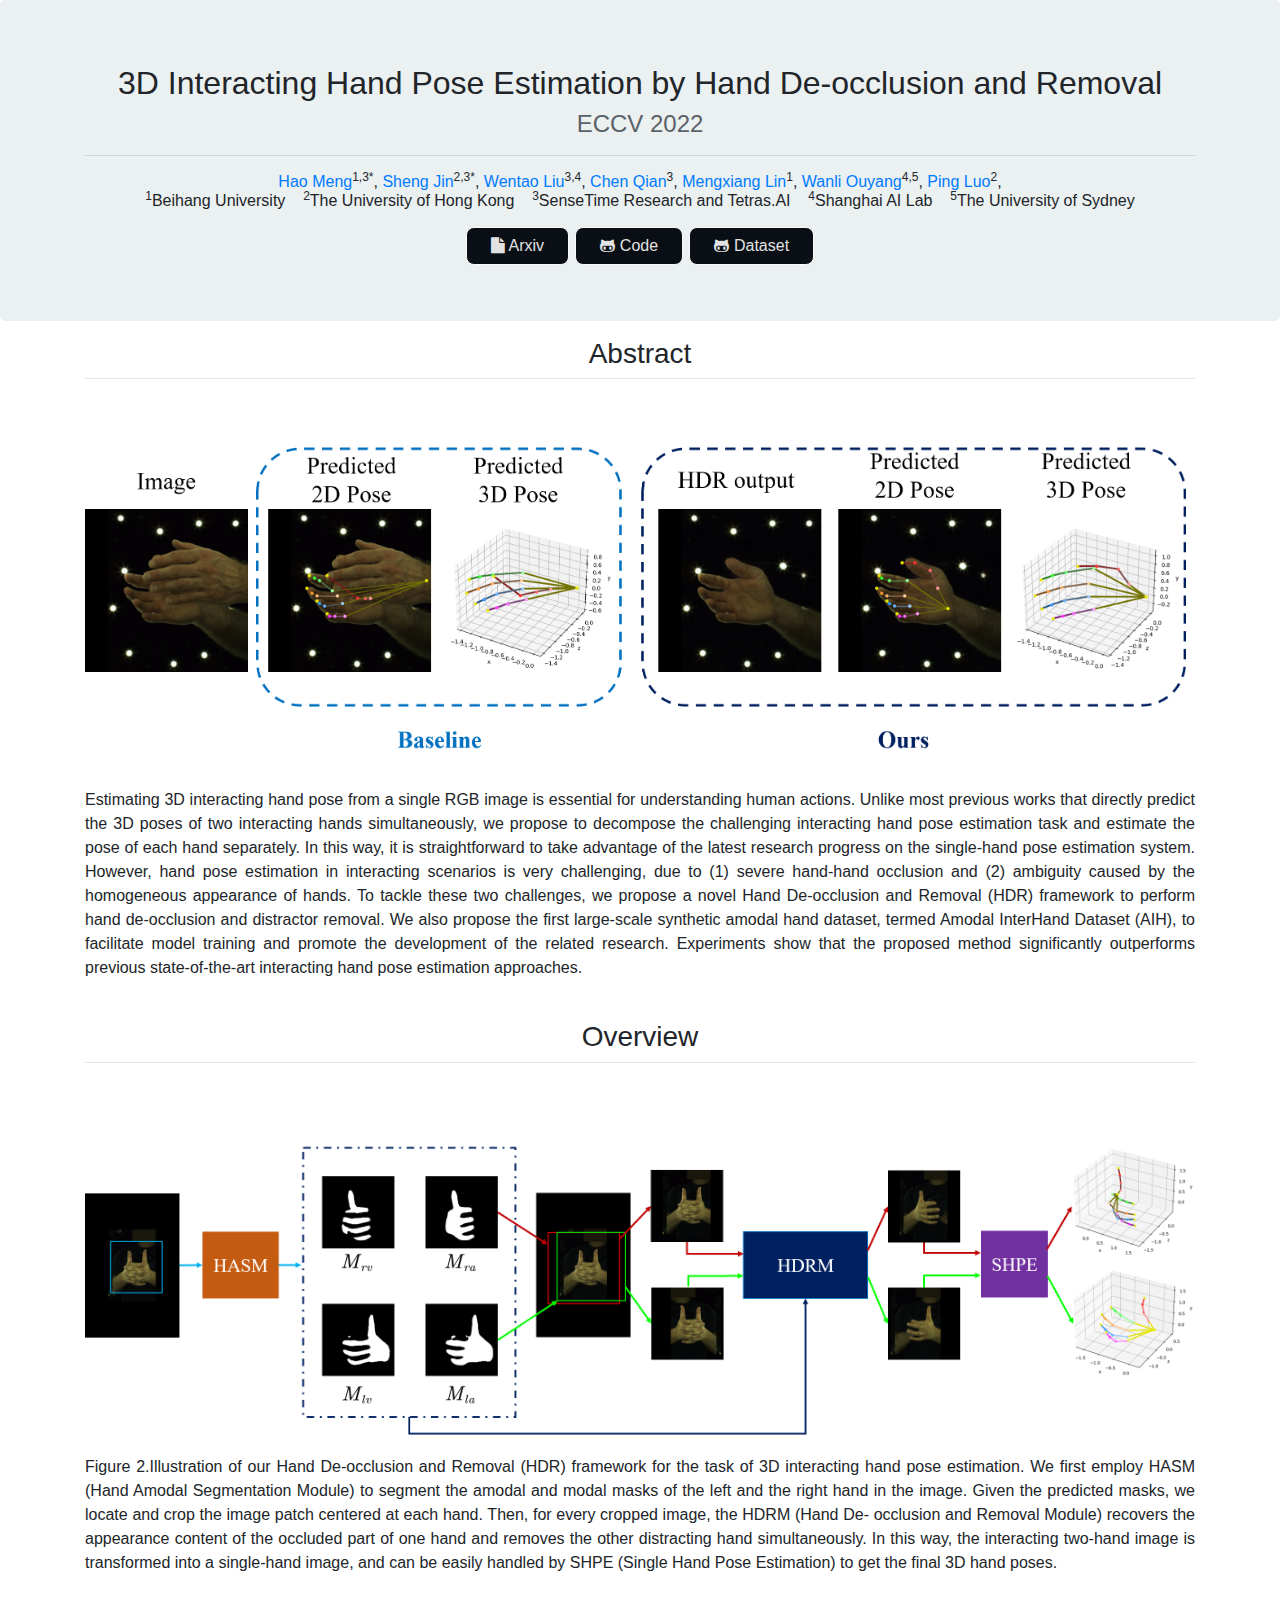
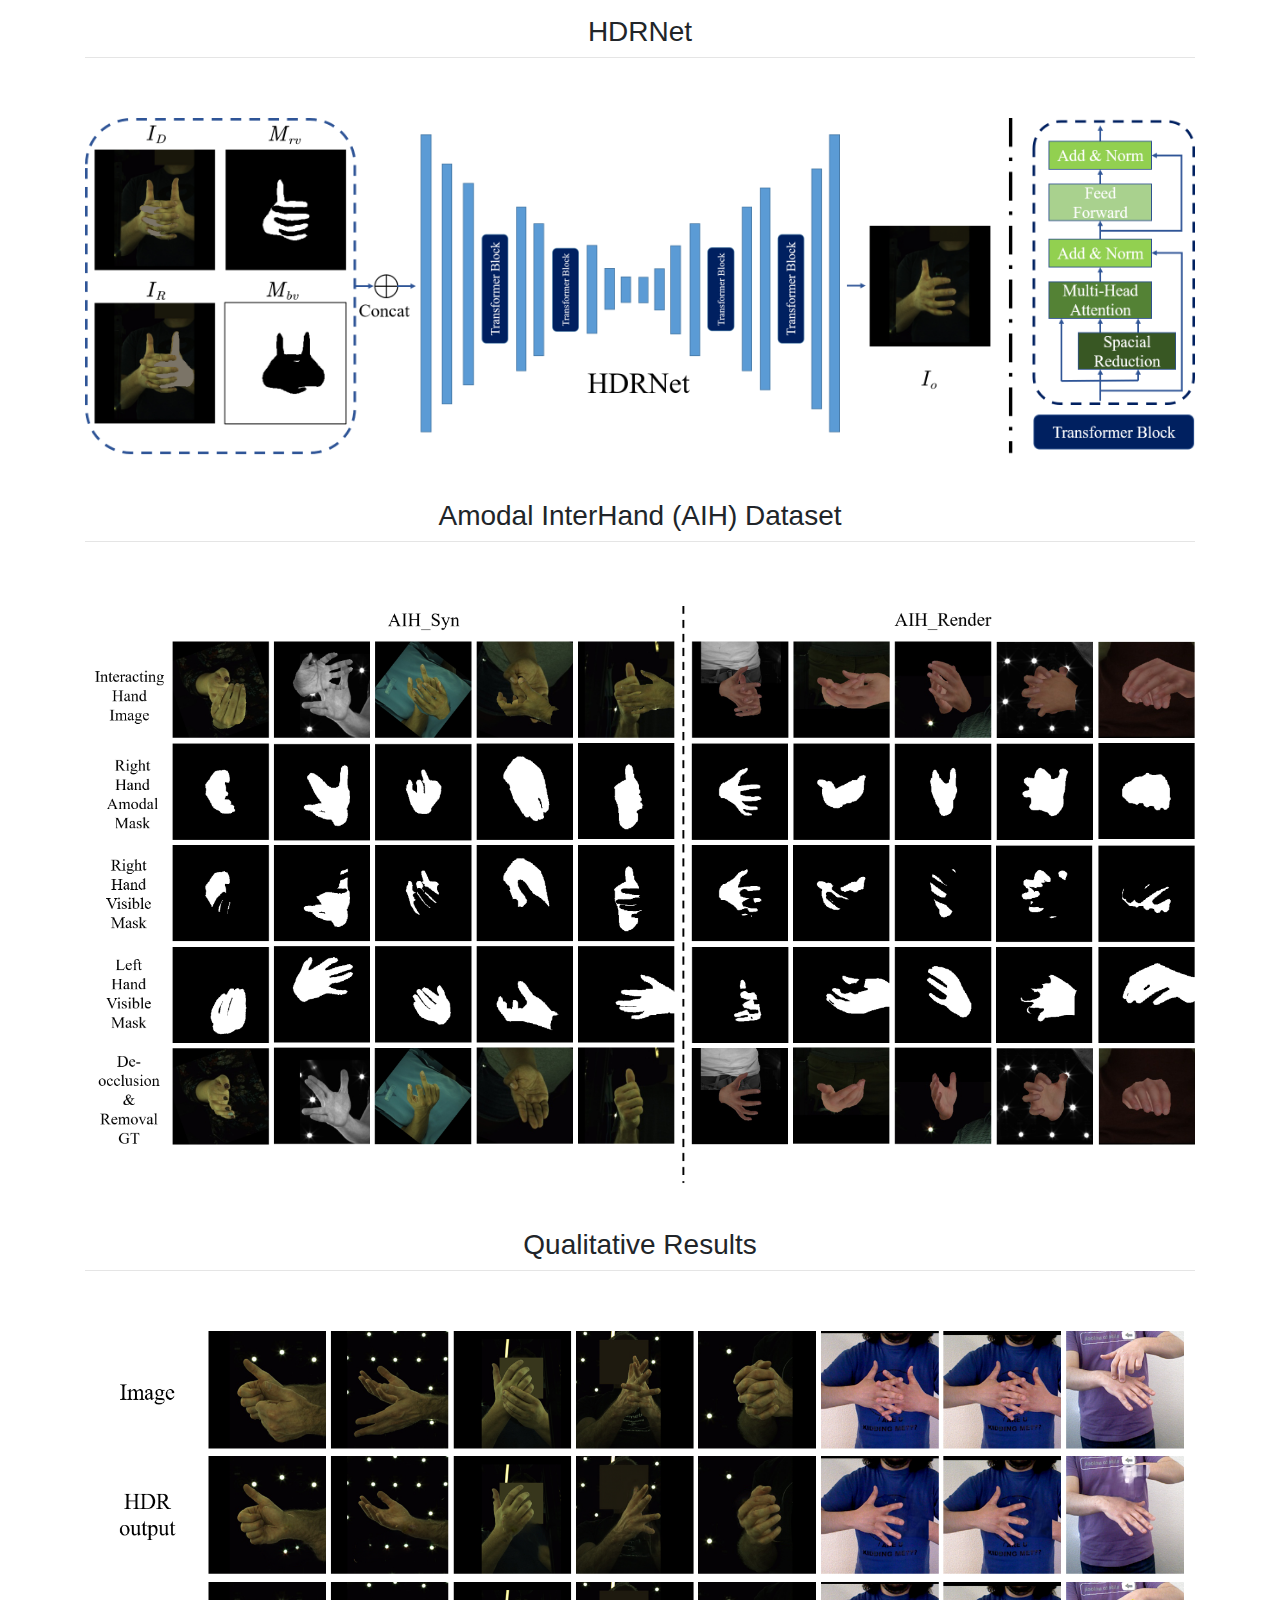
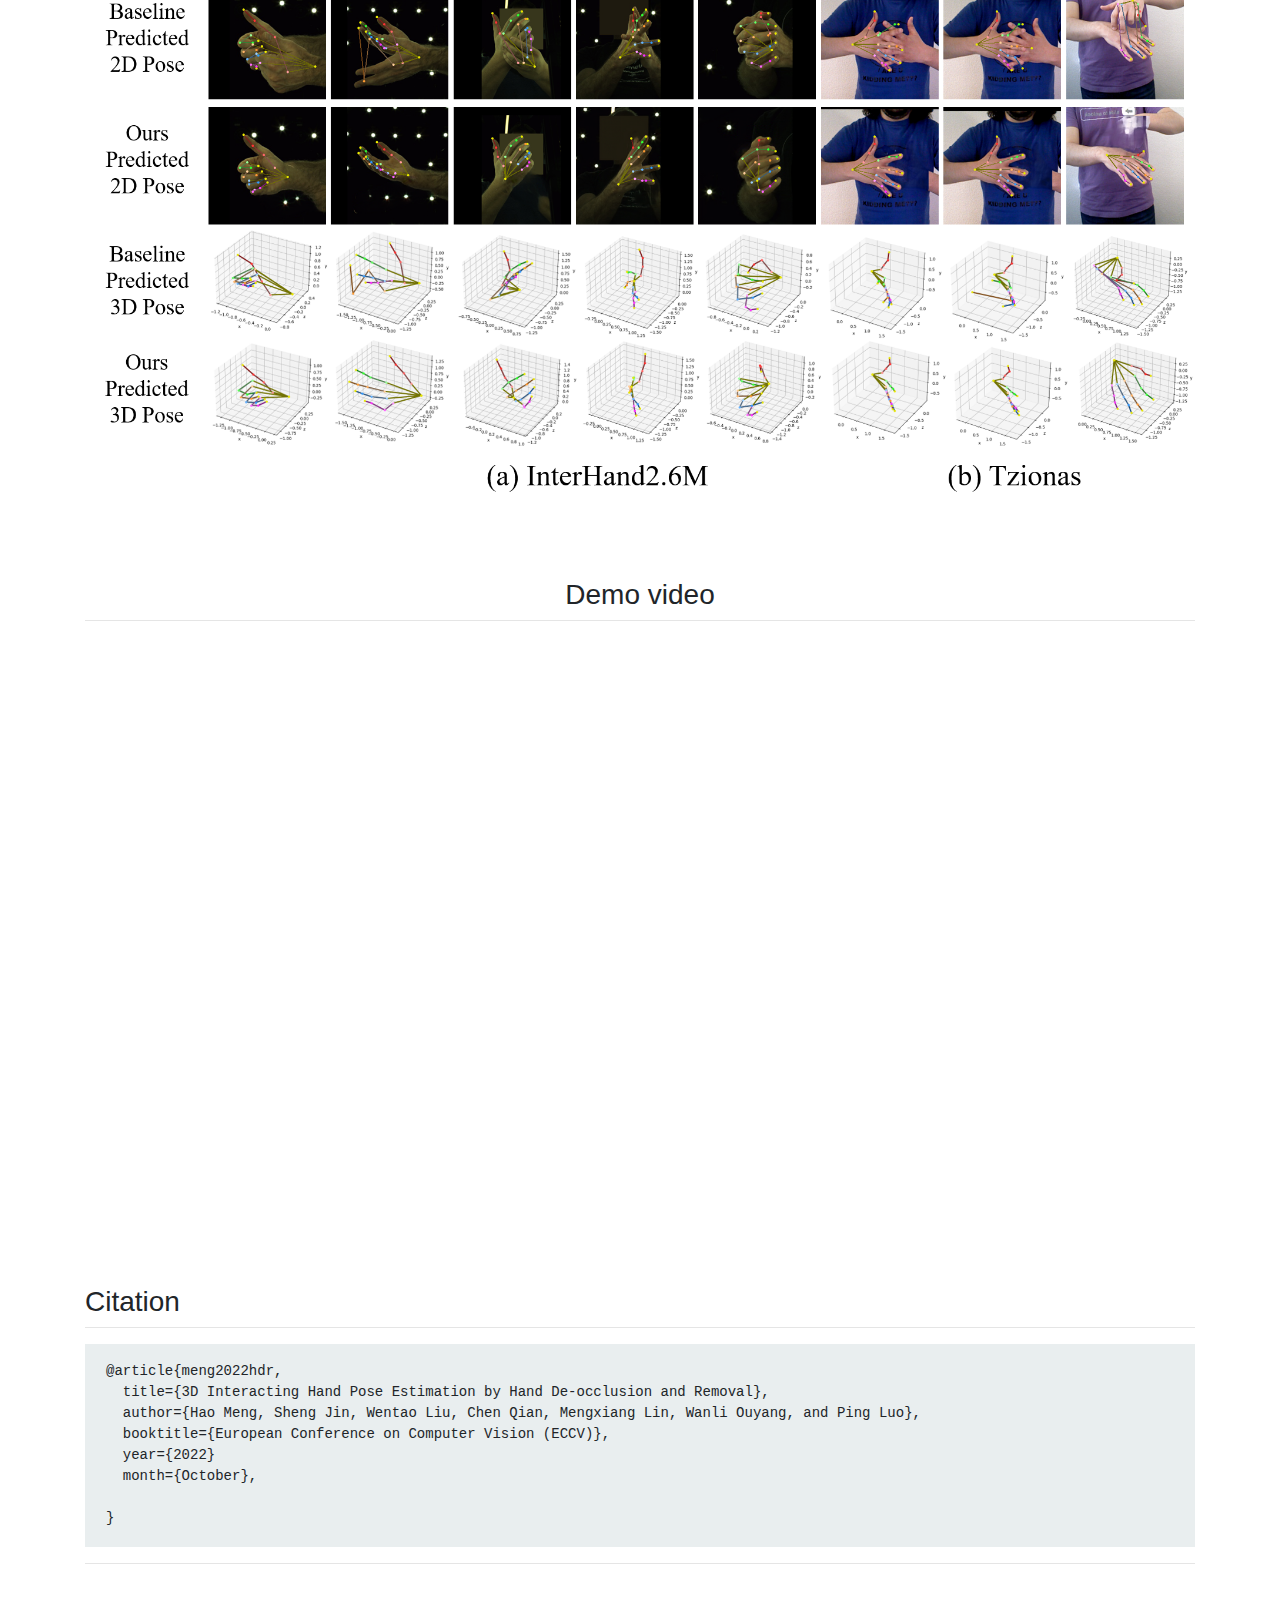
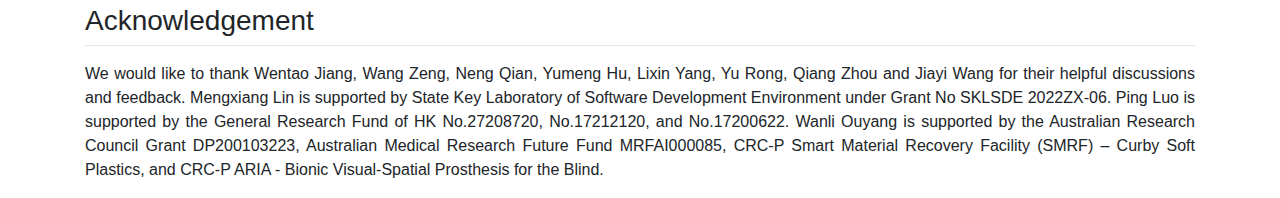
<file: HDR/index.html>
<!DOCTYPE html>
<html lang="en">
  <head>
    <meta charset="UTF-8">
    <meta http-equiv="X-UA-Compatible" content="IE=edge">
    <meta name="viewport" content="width=device-width, initial-scale=1">
    <title>HDR</title>
    <!-- Bootstrap -->
    <link href="css/bootstrap-4.4.1.css" rel="stylesheet">
    <link rel="stylesheet" href="https://cdnjs.cloudflare.com/ajax/libs/font-awesome/4.7.0/css/font-awesome.min.css"> 
  </head>

  <!-- cover -->
  <section>
    <div class="jumbotron text-center mt-0">
      <div class="container">
        <div class="row">
          <div class="col-12">
            <h2> 3D Interacting Hand Pose Estimation by Hand De-occlusion and Removal</h2>
            <h4 style="color:#5a6268;">ECCV 2022</h4>
            <hr>
            <h6>
                <a href="https://menghao666.github.io/" target="_blank">Hao Meng</a><sup>1,3*</sup>,
                <a href="https://jin-s13.github.io/" target="_blank">Sheng Jin</a><sup>2,3*</sup>,
                <a href="https://scholar.google.com/citations?user=KZn9NWEAAAAJ&hl=en" target="_blank">Wentao Liu</a><sup>3,4</sup>,
                <a href="https://scholar.google.com.hk/citations?user=AerkT0YAAAAJ&hl=en" target="_blank">Chen Qian</a><sup>3</sup>,
                <a href="https://ieeexplore.ieee.org/author/37897574600" target="_blank">Mengxiang Lin</a><sup>1</sup>,
                <a href="https://wlouyang.github.io/" target="_blank">Wanli Ouyang</a><sup>4,5</sup>,
                <a href="http://luoping.me/" target="_blank">Ping Luo</a><sup>2</sup>,
            <p><sup>1</sup>Beihang University &nbsp;&nbsp;
                <sup>2</sup>The University of Hong Kong &nbsp;&nbsp;
                <sup>3</sup>SenseTime Research and Tetras.AI &nbsp;&nbsp;
                <sup>4</sup>Shanghai AI Lab &nbsp;&nbsp;
                <sup>5</sup>The University of Sydney</p>
            <div class="row justify-content-center">
              <div class="column">
                  <p class="mb-5"><a class="btn btn-large btn-light" href="https://arxiv.org/abs/2207.11061" role="button"  target="_blank">
                    <i class="fa fa-file"></i> Arxiv</a> </p>
              </div>
              <div class="column">
                  <p class="mb-5"><a class="btn btn-large btn-light" href="https://github.com/MengHao666/HDR" role="button"  target="_blank">
                    <i class="fa fa-github-alt"></i> Code</a> </p>
              </div>
              <div class="column">
                  <p class="mb-5"><a class="btn btn-large btn-light" href="https://connecthkuhk-my.sharepoint.com/:f:/g/personal/js20_connect_hku_hk/El9VswXHW35EocHo4ogpW5EBpzl3bZW7WoXoXeX3cEvcpw?e=M6gCIt" role="button"  target="_blank">
                    <i class="fa fa-github-alt"></i> Dataset</a> </p>
              </div>
    
            </div>
          </div>
        </div>
      </div>
    </div>
  </section>

  <!-- abstract -->
  <section>
    <div class="container">
      <div class="row">
        <div class="col-12 text-center">
          <h3>Abstract</h3>
            <hr style="margin-top:0px">
            <!-- <video width="100%" playsinline="" autoplay="autoplay" loop="loop" preload="" muted="">
                  <source src="images/video-teaser_c.mp4" type="video/mp4">
            </video> -->
            <div class="text-center" style="margin-top: 60px; margin-bottom: 20px;">
              <img src="images/intro.png" width=100% class="img-fluid" alt="Responsive image">
            </div>
              <!-- <br><br> -->
          <p class="text-justify">  </p>
          <p class="text-justify"> Estimating 3D interacting hand pose from a single RGB image is essential for understanding human actions.
              Unlike most previous works that directly predict the 3D poses of two interacting hands simultaneously,
              we propose to decompose the challenging interacting hand pose estimation task and estimate the pose of each hand separately.
              In this way, it is straightforward to take advantage of the latest research progress on the single-hand pose estimation system.
              However, hand pose estimation in interacting scenarios is very challenging, due to (1) severe hand-hand occlusion and
              (2) ambiguity caused by the homogeneous appearance of hands. To tackle these two challenges,
              we propose a novel Hand De-occlusion and Removal (HDR) framework to perform hand de-occlusion and distractor removal.
              We also propose the first large-scale synthetic amodal hand dataset, termed Amodal InterHand Dataset (AIH),
              to facilitate model training and promote the development of the related research. Experiments show that
              the proposed method significantly outperforms previous state-of-the-art interacting hand pose estimation approaches.

          </p>
        </div>
      </div>
    </div>
  </section>
  <br>



<!--   overview -->
  <section>
    <div class="container">
      <div class="row">
        <div class="col-12 text-center">
          <h3>Overview</h3>
            <hr style="margin-top:0px">
            <!-- <video width="100%" playsinline="" autoplay="autoplay" loop="loop" preload="" muted="">
                  <source src="images/video-teaser_c.mp4" type="video/mp4">
            </video> -->
            <div class="text-center" style="margin-top: 60px; margin-bottom: 20px;">
              <img src="images/overview.png" width=100% class="img-fluid" alt="Responsive image">
            </div>
              <!-- <br><br> -->
          <p class="text-justify">  </p>
          <p class="text-justify"> Figure 2.Illustration of our Hand De-occlusion and Removal (HDR) framework for the
            task of 3D interacting hand pose estimation. We first employ HASM (Hand Amodal
            Segmentation Module) to segment the amodal and modal masks of the left and the
            right hand in the image. Given the predicted masks, we locate and crop the image
            patch centered at each hand. Then, for every cropped image, the HDRM (Hand De-
            occlusion and Removal Module) recovers the appearance content of the occluded part
            of one hand and removes the other distracting hand simultaneously. In this way, the
            interacting two-hand image is transformed into a single-hand image, and can be easily
            handled by SHPE (Single Hand Pose Estimation) to get the final 3D hand poses.
 </p>
        </div>
      </div>
    </div>
  </section>
  <br>
  

  
  <!-- Disentangled Interpolation and Style Mixing -->
  <section>
    <div class="container">
      <div class="row">
        <div class="col-12 text-center">
          <h3>HDRNet</h3>
            <hr style="margin-top:0px">
            <div class="text-center" style="margin-top: 60px; margin-bottom: 20px;">
              <img src="images/HDRNet.png" width=100% class="img-fluid" alt="Responsive image">
            </div>
          <p class="text-justify">  </p>
<!--           <p class="text-justify"> hhhhh </p> -->
        </div>
      </div>
    </div>
  </section>
  <br>

  <section>
    <div class="container">
      <div class="row">
        <div class="col-12 text-center">
          <h3>Amodal InterHand (AIH) Dataset</h3>
            <hr style="margin-top:0px">
          <div class="text-center" style="margin-top: 60px; margin-bottom: 20px;">
              <img src="images/AIH_dataset.png" width=100% class="img-fluid" alt="Responsive image">
            </div>
          <p class="text-justify">  </p>
<!--           <p class="text-justify"> hhhhh </p> -->
          
        </div>
      </div>
    </div>
  </section>
  <br>

  <section>
    <div class="container">
      <div class="row">
        <div class="col-12 text-center">
          <h3>Qualitative Results</h3>
            <hr style="margin-top:0px">
          <div class="text-center" style="margin-top: 60px; margin-bottom: 20px;">
              <img src="images/qualitive_result.png" width=100% class="img-fluid" alt="Responsive image">
            </div>
          <p class="text-justify">  </p>
<!--           <p class="text-justify"> hhhhh </p> -->

        </div>
      </div>
    </div>
  </section>
  <br>

  
  <!-- Free-View Local Facial Editing -->
  </section>
  <br>

    <section>
    <div class="container">
      <div class="row">
        <div class="col-12 text-center">
            <h3>Demo video</h3>
            <hr style="margin-top:0px">
            <div class="embed-responsive embed-responsive-16by9">
                <iframe style="embed-responsive-item" src="https://www.youtube.com/embed/DUl8gODOd6g" frameborder="0" allow="accelerometer; autoplay; clipboard-write; encrypted-media; gyroscope; picture-in-picture" allowfullscreen></iframe>
            </div>
        </div>
      </div>
    </div>
  </section>
  <br>
  
<!--   </div>
            <div class="row mb-4" id="overview-video">
                <div class="col-md-8 mx-auto grey-container">
                    <h4 class="pb-2">Narrated Overview</h4>
                    <div class="embed-responsive embed-responsive-16by9">
                        <iframe class="embed-responsive-item" src="https://www.youtube.com/embed/voebZx7f32g" frameborder="0" allow="accelerometer; autoplay; clipboard-write; encrypted-media; gyroscope; picture-in-picture" allowfullscreen></iframe>
                    </div>
                </div>
            </div> -->
        
<!--    <div class="row">
            <div class="col-12 text-center">
               
                <h3>
                    Demo Video
                </h3>
                <hr style="margin-top:0px">
                <div class="text-center">
                    <div style="position:relative;padding-top:56.25%;">
                        <iframe src="https://www.youtube.com/watch?v=4VEh-ApxP8I" allowfullscreen=""
                            style="position:absolute;top:0;left:0;width:100%;height:100%;"></iframe>
                    </div>
                </div>
            </div>
        </div> -->

  <!-- citing -->
  <section>
  <div class="container">
    <div class="row ">
      <div class="col-12">
          <h3>Citation</h3>
          <hr style="margin-top:0px">
              <pre style="background-color: #e9eeef;padding: 1.25em 1.5em">
<code>@article{meng2022hdr,
  title={3D Interacting Hand Pose Estimation by Hand De-occlusion and Removal},
  author={Hao Meng, Sheng Jin, Wentao Liu, Chen Qian, Mengxiang Lin, Wanli Ouyang, and Ping Luo},
  booktitle={European Conference on Computer Vision (ECCV)},
  year={2022}
  month={October},
  <!-- journal={arXiv preprint arXiv:2111.15490}, -->
}</code></pre>
          <hr>
      </div>
    </div>
  </div>
  <section>
  <br>
  
  <section>
  <div class="container">
    <div class="row ">
      <div class="col-12">
          <h3>Acknowledgement</h3>
          <hr style="margin-top:0px">
              <p class="text-justify">  We would like to thank Wentao Jiang, Wang Zeng, Neng Qian, Yumeng Hu, Lixin Yang, Yu Rong, Qiang Zhou and Jiayi Wang for their helpful discussions and feedback.
Mengxiang Lin is supported by State Key Laboratory of Software Development Environment under Grant No SKLSDE 2022ZX-06. Ping Luo is supported by the General Research Fund of HK No.27208720, No.17212120, and No.17200622.
Wanli Ouyang is supported by the Australian Research Council Grant DP200103223, Australian Medical Research Future Fund MRFAI000085, CRC-P Smart Material Recovery Facility (SMRF) – Curby Soft Plastics, and CRC-P ARIA - Bionic Visual-Spatial Prosthesis for the Blind.
 </p>
         
      </div>
    </div>
  </div>
  <section>

</body>
</html>
</file>
